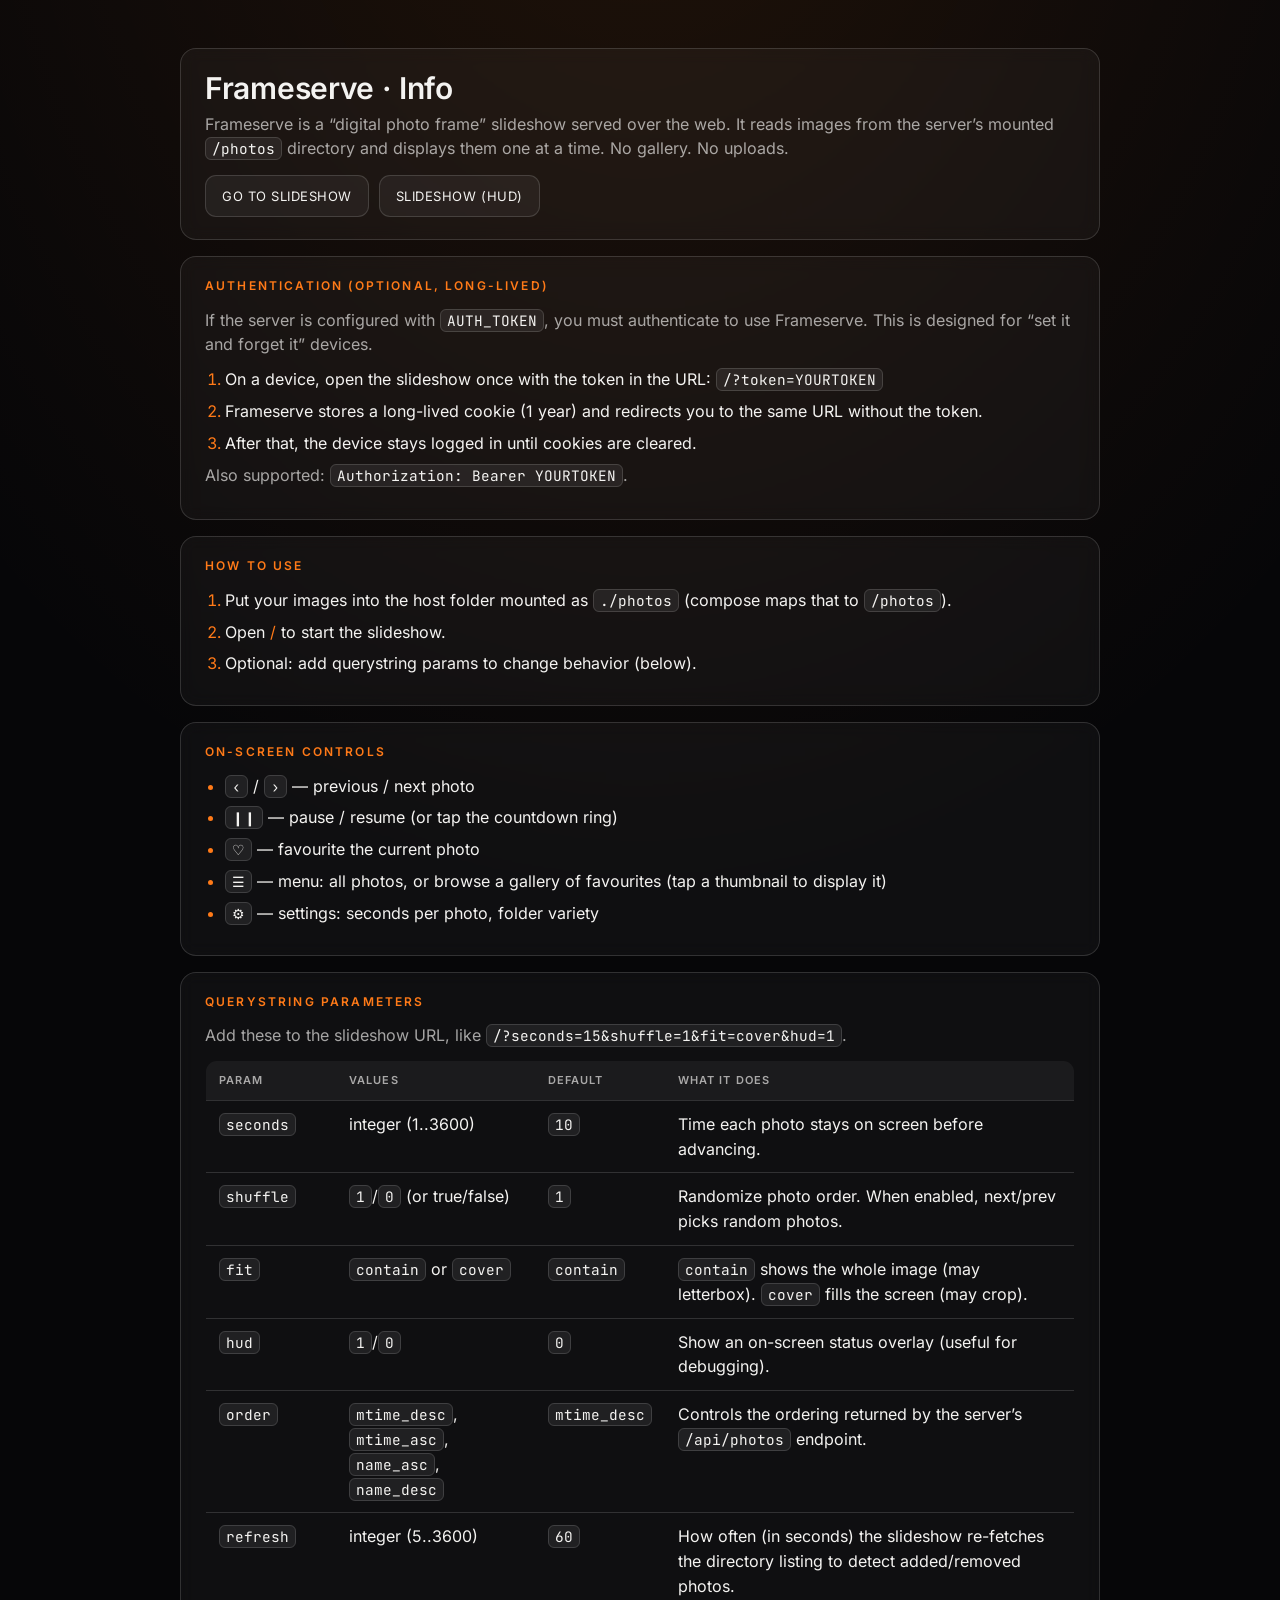
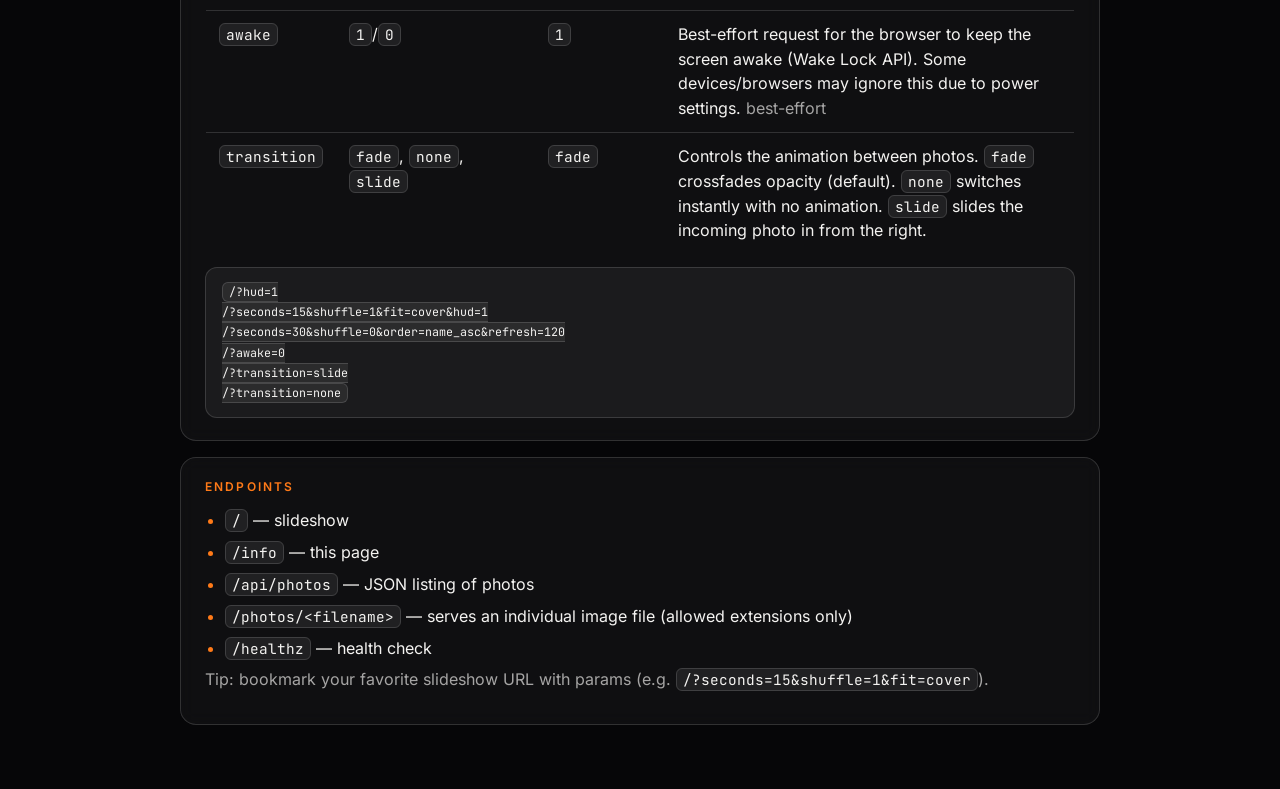
<file: static/info.html>
<!doctype html>
<html lang="en">
<head>
  <meta charset="utf-8" />
  <meta name="viewport" content="width=device-width,initial-scale=1" />
  <title>Frameserve · Info</title>

  <link rel="icon" type="image/svg+xml" href="/static/camera.svg" />
  <link rel="apple-touch-icon" href="/static/camera.svg" />
  <meta name="theme-color" content="#000000" />

  <link rel="stylesheet" href="/static/fonts.css" />
  <link rel="stylesheet" href="/static/info.css" />
</head>
<body>
  <div class="wrap">

    <div class="card">
      <h1>Frameserve · Info</h1>
      <p class="muted">
        Frameserve is a “digital photo frame” slideshow served over the web. It reads images from the server’s mounted
        <code>/photos</code> directory and displays them one at a time. No gallery. No uploads.
      </p>

      <div class="actions">
        <a class="btn" href="/">Go to slideshow</a>
        <a class="btn" href="/?hud=1">Slideshow (HUD)</a>
      </div>
    </div>

    <div class="card">
      <h2>Authentication (optional, long-lived)</h2>
      <p class="muted">
        If the server is configured with <code>AUTH_TOKEN</code>, you must authenticate to use Frameserve.
        This is designed for “set it and forget it” devices.
      </p>
      <ol>
        <li>
          On a device, open the slideshow once with the token in the URL:
          <code>/?token=YOURTOKEN</code>
        </li>
        <li>
          Frameserve stores a long-lived cookie (1 year) and redirects you to the same URL without the token.
        </li>
        <li>
          After that, the device stays logged in until cookies are cleared.
        </li>
      </ol>
      <p class="muted">
        Also supported: <code>Authorization: Bearer YOURTOKEN</code>.
      </p>
    </div>

    <div class="card">
      <h2>How to use</h2>
      <ol>
        <li>Put your images into the host folder mounted as <code>./photos</code> (compose maps that to <code>/photos</code>).</li>
        <li>Open <a href="/">/</a> to start the slideshow.</li>
        <li>Optional: add querystring params to change behavior (below).</li>
      </ol>
    </div>

    <div class="card">
      <h2>On-screen controls</h2>
      <ul>
        <li><code>&#8249;</code> / <code>&#8250;</code> — previous / next photo</li>
        <li><code>&#10073;&#10073;</code> — pause / resume (or tap the countdown ring)</li>
        <li><code>&#9825;</code> — favourite the current photo</li>
        <li><code>&#9776;</code> — menu: all photos, or browse a gallery of favourites (tap a thumbnail to display it)</li>
        <li><code>&#9881;</code> — settings: seconds per photo, folder variety</li>
      </ul>
    </div>

    <div class="card">
      <h2>Querystring parameters</h2>
      <p class="muted">
        Add these to the slideshow URL, like <code>/?seconds=15&amp;shuffle=1&amp;fit=cover&amp;hud=1</code>.
      </p>

      <table>
        <thead>
          <tr>
            <th>Param</th>
            <th>Values</th>
            <th>Default</th>
            <th>What it does</th>
          </tr>
        </thead>
        <tbody>
          <tr>
            <td><code>seconds</code></td>
            <td>integer (1..3600)</td>
            <td><code>10</code></td>
            <td>Time each photo stays on screen before advancing.</td>
          </tr>
          <tr>
            <td><code>shuffle</code></td>
            <td><code>1</code>/<code>0</code> (or true/false)</td>
            <td><code>1</code></td>
            <td>Randomize photo order. When enabled, next/prev picks random photos.</td>
          </tr>
          <tr>
            <td><code>fit</code></td>
            <td><code>contain</code> or <code>cover</code></td>
            <td><code>contain</code></td>
            <td>
              <code>contain</code> shows the whole image (may letterbox).
              <code>cover</code> fills the screen (may crop).
            </td>
          </tr>
          <tr>
            <td><code>hud</code></td>
            <td><code>1</code>/<code>0</code></td>
            <td><code>0</code></td>
            <td>Show an on-screen status overlay (useful for debugging).</td>
          </tr>
          <tr>
            <td><code>order</code></td>
            <td>
              <code>mtime_desc</code>, <code>mtime_asc</code>,
              <code>name_asc</code>, <code>name_desc</code>
            </td>
            <td><code>mtime_desc</code></td>
            <td>Controls the ordering returned by the server’s <code>/api/photos</code> endpoint.</td>
          </tr>
          <tr>
            <td><code>refresh</code></td>
            <td>integer (5..3600)</td>
            <td><code>60</code></td>
            <td>How often (in seconds) the slideshow re-fetches the directory listing to detect added/removed photos.</td>
          </tr>
          <tr>
            <td><code>awake</code></td>
            <td><code>1</code>/<code>0</code></td>
            <td><code>1</code></td>
            <td>
              Best-effort request for the browser to keep the screen awake (Wake Lock API).
              Some devices/browsers may ignore this due to power settings.
              <span class="muted">best-effort</span>
            </td>
          </tr>
          <tr>
            <td><code>transition</code></td>
            <td><code>fade</code>, <code>none</code>, <code>slide</code></td>
            <td><code>fade</code></td>
            <td>
              Controls the animation between photos.
              <code>fade</code> crossfades opacity (default).
              <code>none</code> switches instantly with no animation.
              <code>slide</code> slides the incoming photo in from the right.
            </td>
          </tr>
        </tbody>
      </table>

      <pre><code>/?hud=1
/?seconds=15&amp;shuffle=1&amp;fit=cover&amp;hud=1
/?seconds=30&amp;shuffle=0&amp;order=name_asc&amp;refresh=120
/?awake=0
/?transition=slide
/?transition=none</code></pre>
    </div>

    <div class="card">
      <h2>Endpoints</h2>
      <ul>
        <li><code>/</code> — slideshow</li>
        <li><code>/info</code> — this page</li>
        <li><code>/api/photos</code> — JSON listing of photos</li>
        <li><code>/photos/&lt;filename&gt;</code> — serves an individual image file (allowed extensions only)</li>
        <li><code>/healthz</code> — health check</li>
      </ul>

      <p class="muted">
        Tip: bookmark your favorite slideshow URL with params (e.g. <code>/?seconds=15&amp;shuffle=1&amp;fit=cover</code>).
      </p>
    </div>

  </div>
</body>
</html>
</file>
<file: static/fonts.css>
/* Self-hosted fonts (latin subset) so typography is identical on every
   device — kiosks/TVs included — with no external requests. Both are variable
   fonts: a single file covers the whole weight range. */

@font-face {
  font-family: "Inter";
  font-style: normal;
  font-weight: 100 900;
  font-display: swap;
  src: url("/static/fonts/inter.woff2") format("woff2");
}

@font-face {
  font-family: "JetBrains Mono";
  font-style: normal;
  font-weight: 100 800;
  font-display: swap;
  src: url("/static/fonts/jetbrainsmono.woff2") format("woff2");
}
</file>
<file: static/info.css>
:root {
  color-scheme: dark;

  --accent: #ff7a18;
  --accent-glow: rgba(255, 122, 24, 0.55);
  --accent-soft: rgba(255, 122, 24, 0.16);

  --ink: #f4f3f1;
  --ink-dim: rgba(244, 243, 241, 0.66);
  --ink-faint: rgba(244, 243, 241, 0.42);

  --hairline: rgba(255, 255, 255, 0.14);
  --panel: rgba(255, 255, 255, 0.04);

  --font-ui: "Inter", "SF Pro Text", system-ui, -apple-system, "Segoe UI", Roboto, Arial, sans-serif;
  --font-mono: "JetBrains Mono", ui-monospace, "SF Mono", Menlo, Consolas, monospace;
}

html, body {
  margin: 0;
  padding: 0;
  min-height: 100%;
  /* Subtle amber wash from the top so the page feels like part of the frame. */
  background:
    radial-gradient(120% 80% at 50% -10%, rgba(255, 122, 24, 0.10), transparent 60%),
    #060608;
  color: var(--ink);
  font-family: var(--font-ui);
  line-height: 1.55;
  -webkit-font-smoothing: antialiased;
  text-rendering: optimizeLegibility;
}

a {
  color: var(--accent);
  text-decoration: none;
  transition: color 140ms ease;
}
a:hover { color: #ffa45c; }

code {
  font-family: var(--font-mono);
  font-size: 0.9em;
  color: var(--ink);
  background: rgba(255, 255, 255, 0.07);
  border: 1px solid var(--hairline);
  border-radius: 6px;
  padding: 1px 6px;
}

.wrap {
  max-width: 920px;
  margin: 0 auto;
  padding: 48px 24px 64px;
}

.card {
  background: var(--panel);
  border: 1px solid var(--hairline);
  border-radius: 16px;
  padding: 22px 24px;
  -webkit-backdrop-filter: blur(8px);
  backdrop-filter: blur(8px);
}

.card + .card {
  margin-top: 16px;
}

h1 {
  margin: 0 0 6px 0;
  line-height: 1.15;
  font-size: 30px;
  font-weight: 600;
  letter-spacing: -0.01em;
}

h2 {
  margin: 0 0 14px 0;
  line-height: 1.2;
  font-size: 12px;
  font-weight: 600;
  letter-spacing: 0.18em;
  text-transform: uppercase;
  color: var(--accent);
}

p { margin: 0 0 10px 0; }

.muted {
  color: var(--ink-dim);
}

.actions {
  display: flex;
  gap: 10px;
  flex-wrap: wrap;
  margin-top: 14px;
}

.btn {
  display: inline-block;
  padding: 10px 16px;
  border-radius: 11px;
  color: var(--ink);
  background: rgba(255, 255, 255, 0.05);
  border: 1px solid var(--hairline);
  font-size: 13px;
  letter-spacing: 0.04em;
  text-transform: uppercase;
  transition: color 150ms ease, border-color 150ms ease, background 150ms ease, box-shadow 150ms ease;
}

.btn:hover {
  color: var(--ink);
  border-color: var(--accent);
  background: var(--accent-soft);
  box-shadow: 0 0 18px -5px var(--accent-glow);
}

table {
  width: 100%;
  border-collapse: collapse;
  margin-top: 12px;
  overflow: hidden;
  border-radius: 12px;
  border: 1px solid var(--hairline);
}

th, td {
  text-align: left;
  padding: 11px 13px;
  border-bottom: 1px solid var(--hairline);
  vertical-align: top;
}

th {
  background: rgba(255, 255, 255, 0.05);
  font-size: 11px;
  font-weight: 600;
  letter-spacing: 0.1em;
  text-transform: uppercase;
  color: var(--ink-dim);
}

tr:last-child td {
  border-bottom: none;
}

pre {
  background: rgba(255, 255, 255, 0.05);
  border: 1px solid var(--hairline);
  padding: 14px 16px;
  border-radius: 12px;
  overflow: auto;
  margin: 12px 0 0 0;
  font-family: var(--font-mono);
  font-size: 13px;
}

ul, ol { margin: 8px 0 0 0; padding-left: 20px; }
li { margin: 7px 0; }
li::marker { color: var(--accent); }
</file>
